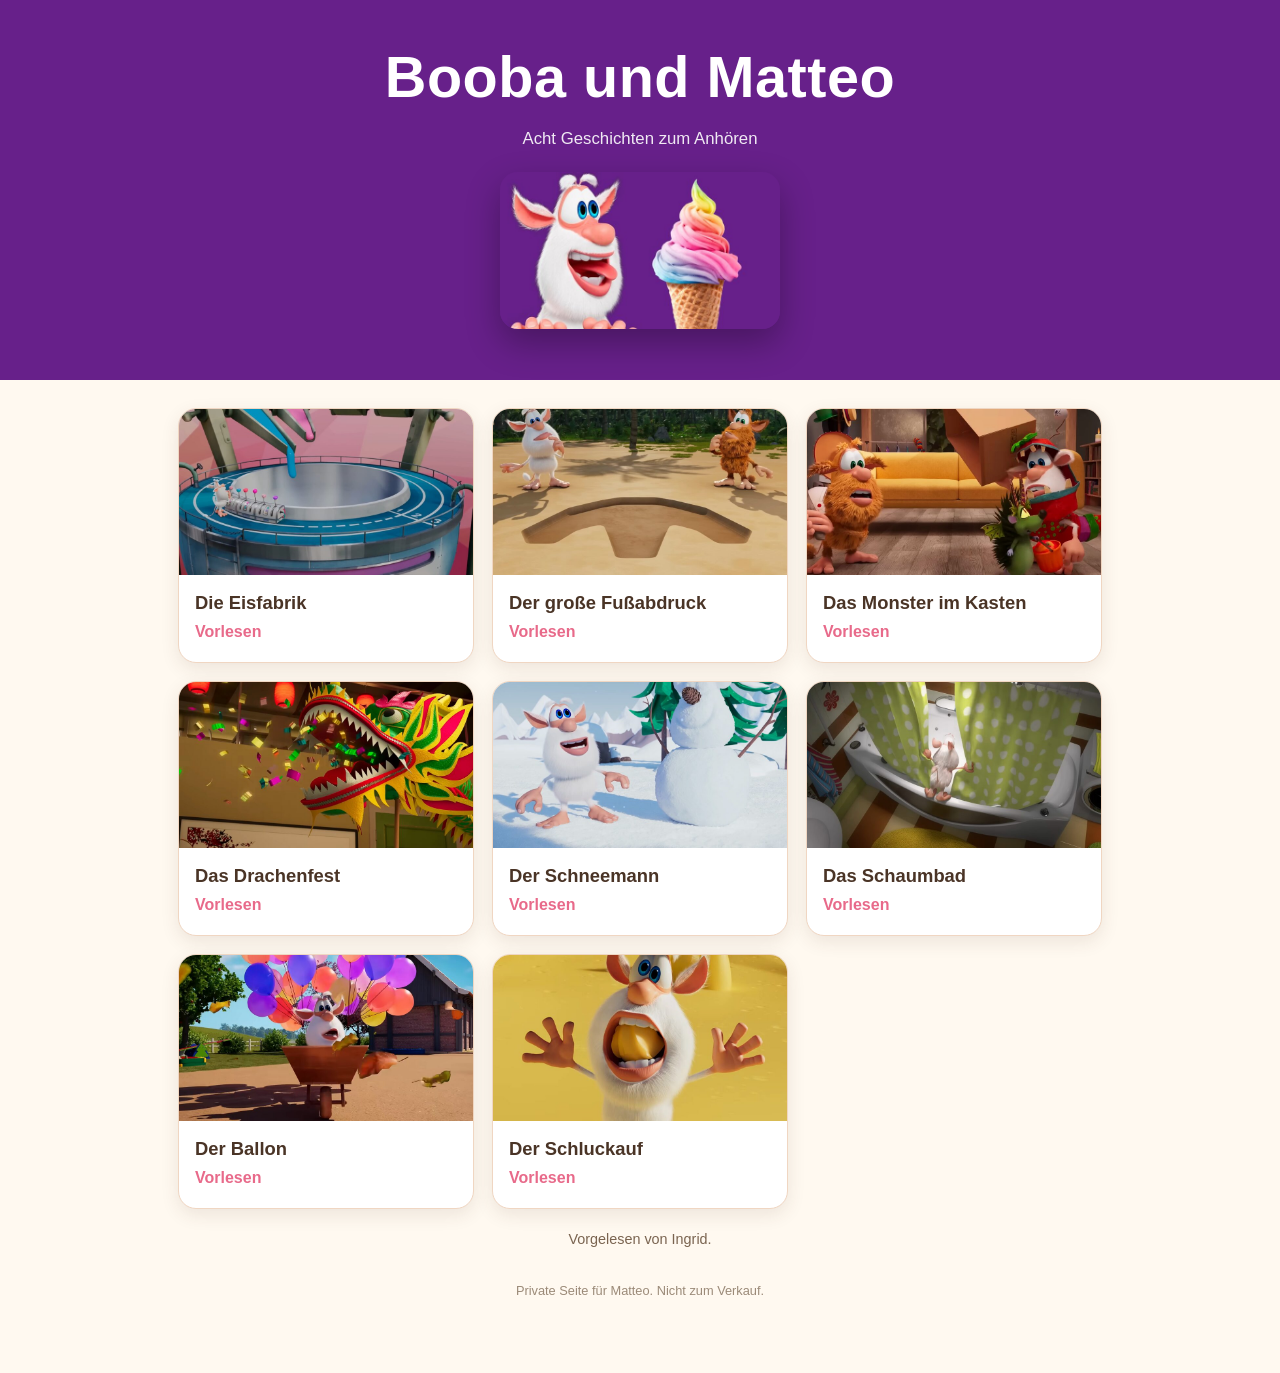
<file: index.html>
<!doctype html>
<html lang="de">
<head>
<meta charset="utf-8">
<meta name="viewport" content="width=device-width, initial-scale=1">
<meta name="robots" content="noindex,nofollow">
<title>Booba und Matteo</title>
<link rel="stylesheet" href="style.css">
</head>
<body>
<header class="hero">
  <h1>Booba und Matteo</h1>
  <p>Acht Geschichten zum Anhören</p>
  <img class="cover" src="images/cover.jpg" alt="Booba und Matteo">
</header>
<main class="container">
  <div class="grid">
    <a class="card" href="story1.html">
      <img src="images/story1.jpg" alt="Die Eisfabrik">
      <div class="body"><h2>Die Eisfabrik</h2><span>Vorlesen</span></div>
    </a>
    <a class="card" href="story2.html">
      <img src="images/story2.jpg" alt="Der große Fußabdruck">
      <div class="body"><h2>Der große Fußabdruck</h2><span>Vorlesen</span></div>
    </a>
    <a class="card" href="story3.html">
      <img src="images/story3.jpg" alt="Das Monster im Kasten">
      <div class="body"><h2>Das Monster im Kasten</h2><span>Vorlesen</span></div>
    </a>
    <a class="card" href="story4.html">
      <img src="images/story4.jpg" alt="Das Drachenfest">
      <div class="body"><h2>Das Drachenfest</h2><span>Vorlesen</span></div>
    </a>
    <a class="card" href="story5.html">
      <img src="images/story5.jpg" alt="Der Schneemann">
      <div class="body"><h2>Der Schneemann</h2><span>Vorlesen</span></div>
    </a>
    <a class="card" href="story6.html">
      <img src="images/story6.jpg" alt="Das Schaumbad">
      <div class="body"><h2>Das Schaumbad</h2><span>Vorlesen</span></div>
    </a>
    <a class="card" href="story7.html">
      <img src="images/story7.jpg" alt="Der Ballon">
      <div class="body"><h2>Der Ballon</h2><span>Vorlesen</span></div>
    </a>
    <a class="card" href="story8.html">
      <img src="images/story8.jpg" alt="Der Schluckauf">
      <div class="body"><h2>Der Schluckauf</h2><span>Vorlesen</span></div>
    </a>
  </div>
  <p class="note">Vorgelesen von Ingrid.</p>
  <p class="private">Private Seite für Matteo. Nicht zum Verkauf.</p>
</main>
</body>
</html>
</file>
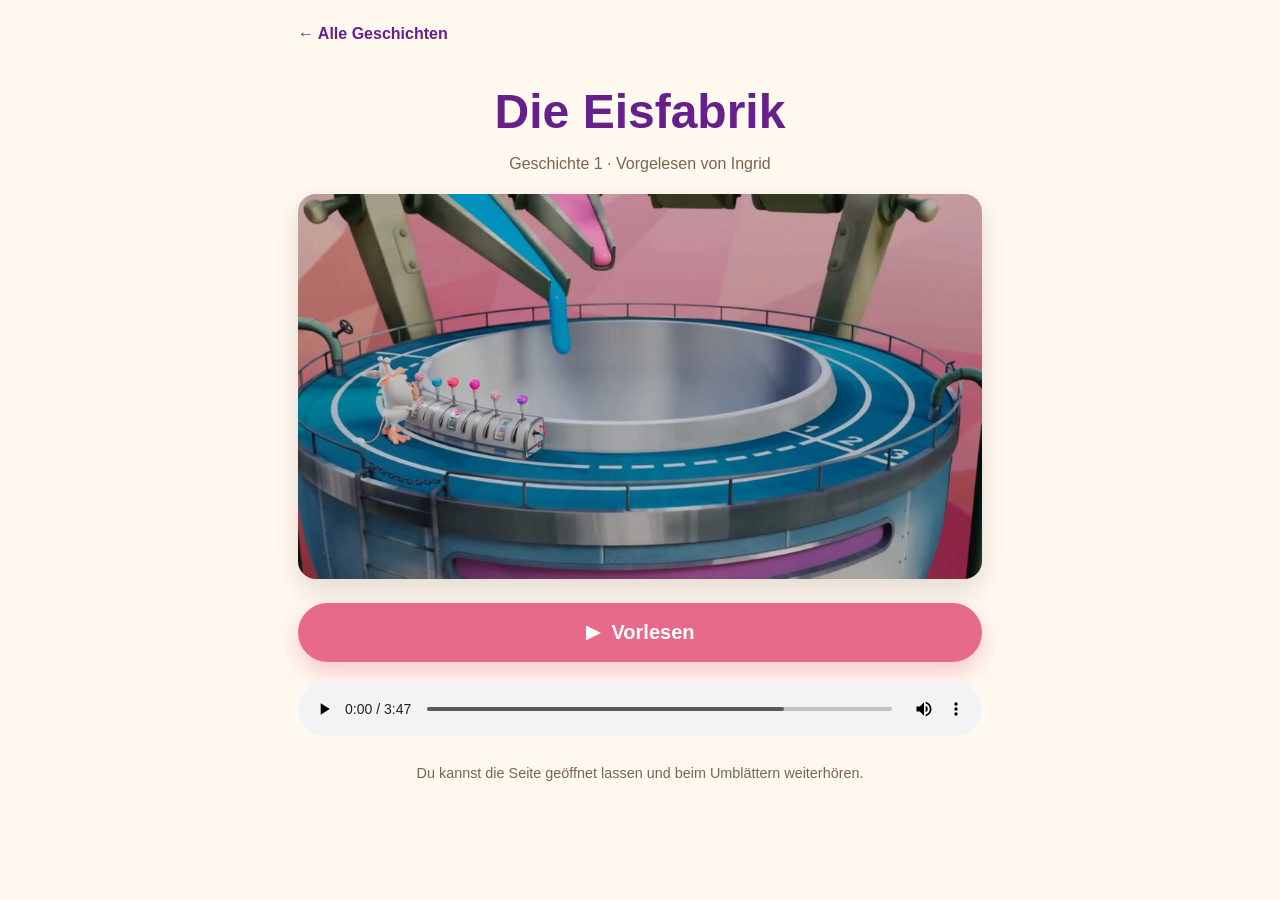
<file: story1.html>
<!doctype html>
<html lang="de">
<head>
<meta charset="utf-8">
<meta name="viewport" content="width=device-width, initial-scale=1">
<meta name="robots" content="noindex,nofollow">
<title>Die Eisfabrik | Booba und Matteo</title>
<link rel="stylesheet" href="style.css">
</head>
<body>
<main class="story">
  <a class="back" href="index.html">← Alle Geschichten</a>
  <h1>Die Eisfabrik</h1>
  <p class="byline">Geschichte 1 · Vorgelesen von Ingrid</p>
  <img src="images/story1.jpg" alt="Die Eisfabrik">
  <button class="play" id="play"><span class="icon">▶</span><span id="label">Vorlesen</span></button>
  <audio id="audio" src="audio/story1.mp3" preload="metadata" controls></audio>
  <p class="note">Du kannst die Seite geöffnet lassen und beim Umblättern weiterhören.</p>
</main>
<script>
const audio = document.getElementById('audio');
const button = document.getElementById('play');
const label = document.getElementById('label');
const icon = button.querySelector('.icon');
button.addEventListener('click', () => {
  if (audio.paused) { audio.play(); } else { audio.pause(); }
});
audio.addEventListener('play', () => { icon.textContent = '❚❚'; label.textContent = 'Pause'; });
audio.addEventListener('pause', () => { icon.textContent = '▶'; label.textContent = 'Weiter'; });
audio.addEventListener('ended', () => { icon.textContent = '▶'; label.textContent = 'Nochmal'; });
</script>
</body>
</html>
</file>
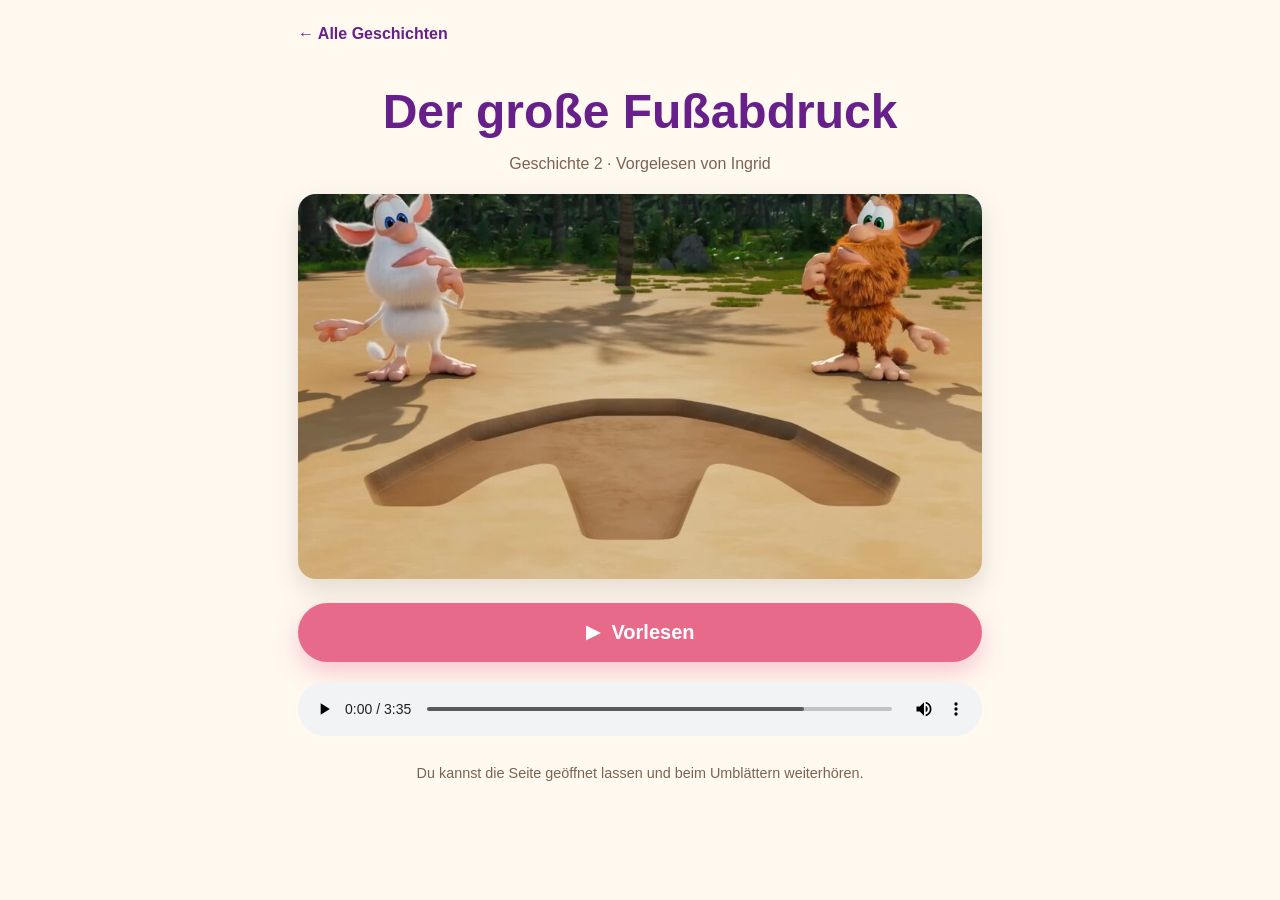
<file: story2.html>
<!doctype html>
<html lang="de">
<head>
<meta charset="utf-8">
<meta name="viewport" content="width=device-width, initial-scale=1">
<meta name="robots" content="noindex,nofollow">
<title>Der große Fußabdruck | Booba und Matteo</title>
<link rel="stylesheet" href="style.css">
</head>
<body>
<main class="story">
  <a class="back" href="index.html">← Alle Geschichten</a>
  <h1>Der große Fußabdruck</h1>
  <p class="byline">Geschichte 2 · Vorgelesen von Ingrid</p>
  <img src="images/story2.jpg" alt="Der große Fußabdruck">
  <button class="play" id="play"><span class="icon">▶</span><span id="label">Vorlesen</span></button>
  <audio id="audio" src="audio/story2.mp3" preload="metadata" controls></audio>
  <p class="note">Du kannst die Seite geöffnet lassen und beim Umblättern weiterhören.</p>
</main>
<script>
const audio = document.getElementById('audio');
const button = document.getElementById('play');
const label = document.getElementById('label');
const icon = button.querySelector('.icon');
button.addEventListener('click', () => {
  if (audio.paused) { audio.play(); } else { audio.pause(); }
});
audio.addEventListener('play', () => { icon.textContent = '❚❚'; label.textContent = 'Pause'; });
audio.addEventListener('pause', () => { icon.textContent = '▶'; label.textContent = 'Weiter'; });
audio.addEventListener('ended', () => { icon.textContent = '▶'; label.textContent = 'Nochmal'; });
</script>
</body>
</html>
</file>
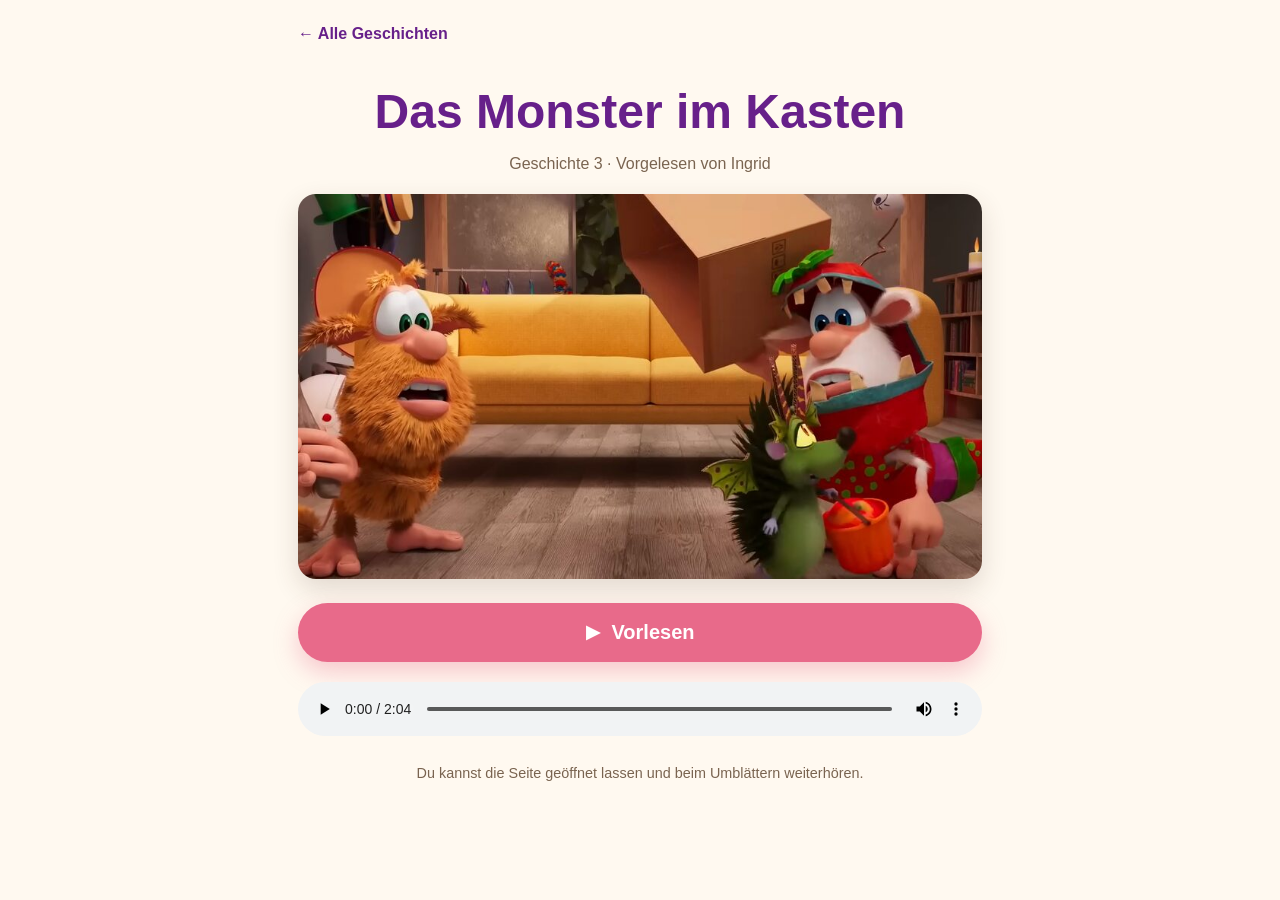
<file: story3.html>
<!doctype html>
<html lang="de">
<head>
<meta charset="utf-8">
<meta name="viewport" content="width=device-width, initial-scale=1">
<meta name="robots" content="noindex,nofollow">
<title>Das Monster im Kasten | Booba und Matteo</title>
<link rel="stylesheet" href="style.css">
</head>
<body>
<main class="story">
  <a class="back" href="index.html">← Alle Geschichten</a>
  <h1>Das Monster im Kasten</h1>
  <p class="byline">Geschichte 3 · Vorgelesen von Ingrid</p>
  <img src="images/story3.jpg" alt="Das Monster im Kasten">
  <button class="play" id="play"><span class="icon">▶</span><span id="label">Vorlesen</span></button>
  <audio id="audio" src="audio/story3.mp3" preload="metadata" controls></audio>
  <p class="note">Du kannst die Seite geöffnet lassen und beim Umblättern weiterhören.</p>
</main>
<script>
const audio = document.getElementById('audio');
const button = document.getElementById('play');
const label = document.getElementById('label');
const icon = button.querySelector('.icon');
button.addEventListener('click', () => {
  if (audio.paused) { audio.play(); } else { audio.pause(); }
});
audio.addEventListener('play', () => { icon.textContent = '❚❚'; label.textContent = 'Pause'; });
audio.addEventListener('pause', () => { icon.textContent = '▶'; label.textContent = 'Weiter'; });
audio.addEventListener('ended', () => { icon.textContent = '▶'; label.textContent = 'Nochmal'; });
</script>
</body>
</html>
</file>
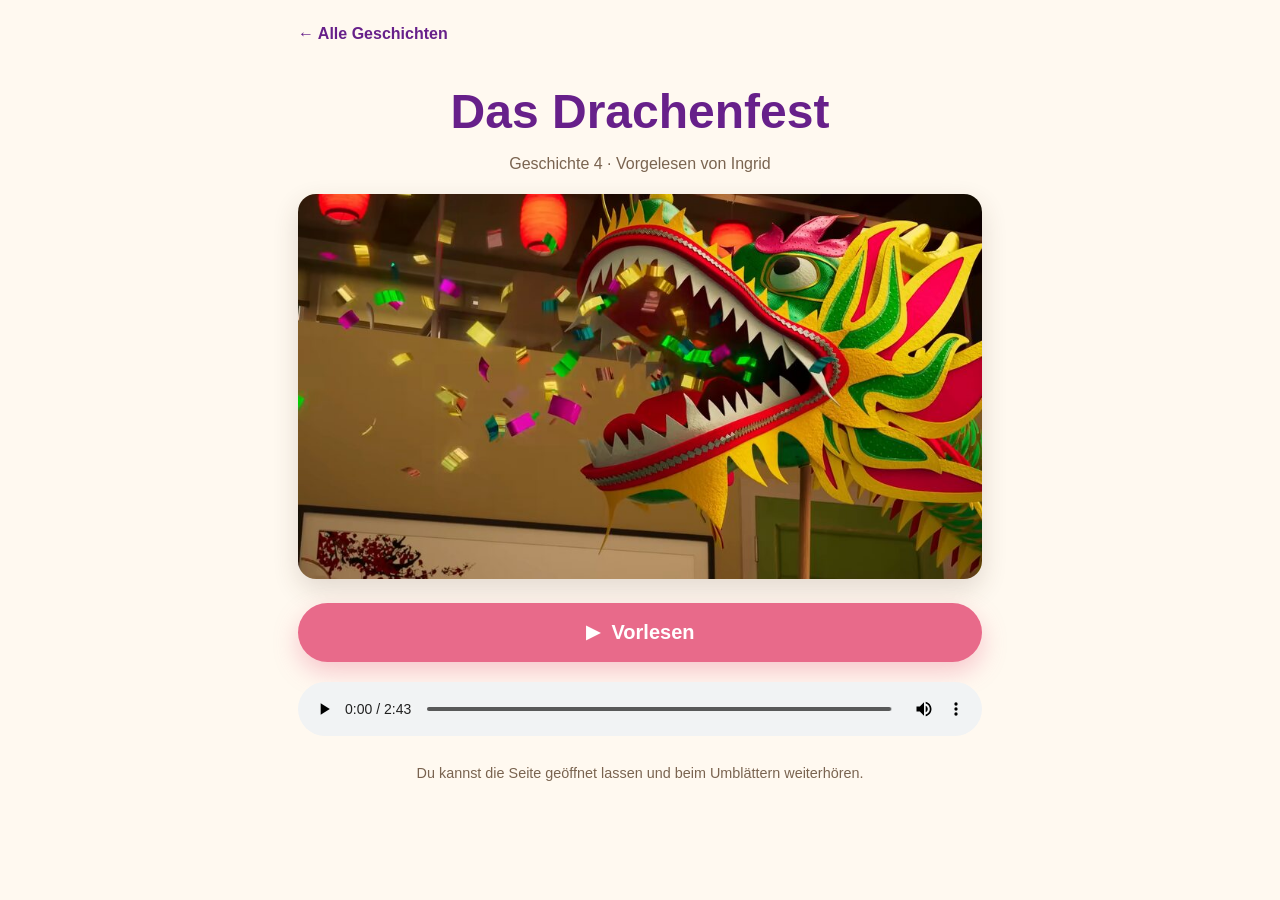
<file: story4.html>
<!doctype html>
<html lang="de">
<head>
<meta charset="utf-8">
<meta name="viewport" content="width=device-width, initial-scale=1">
<meta name="robots" content="noindex,nofollow">
<title>Das Drachenfest | Booba und Matteo</title>
<link rel="stylesheet" href="style.css">
</head>
<body>
<main class="story">
  <a class="back" href="index.html">← Alle Geschichten</a>
  <h1>Das Drachenfest</h1>
  <p class="byline">Geschichte 4 · Vorgelesen von Ingrid</p>
  <img src="images/story4.jpg" alt="Das Drachenfest">
  <button class="play" id="play"><span class="icon">▶</span><span id="label">Vorlesen</span></button>
  <audio id="audio" src="audio/story4.mp3" preload="metadata" controls></audio>
  <p class="note">Du kannst die Seite geöffnet lassen und beim Umblättern weiterhören.</p>
</main>
<script>
const audio = document.getElementById('audio');
const button = document.getElementById('play');
const label = document.getElementById('label');
const icon = button.querySelector('.icon');
button.addEventListener('click', () => {
  if (audio.paused) { audio.play(); } else { audio.pause(); }
});
audio.addEventListener('play', () => { icon.textContent = '❚❚'; label.textContent = 'Pause'; });
audio.addEventListener('pause', () => { icon.textContent = '▶'; label.textContent = 'Weiter'; });
audio.addEventListener('ended', () => { icon.textContent = '▶'; label.textContent = 'Nochmal'; });
</script>
</body>
</html>
</file>
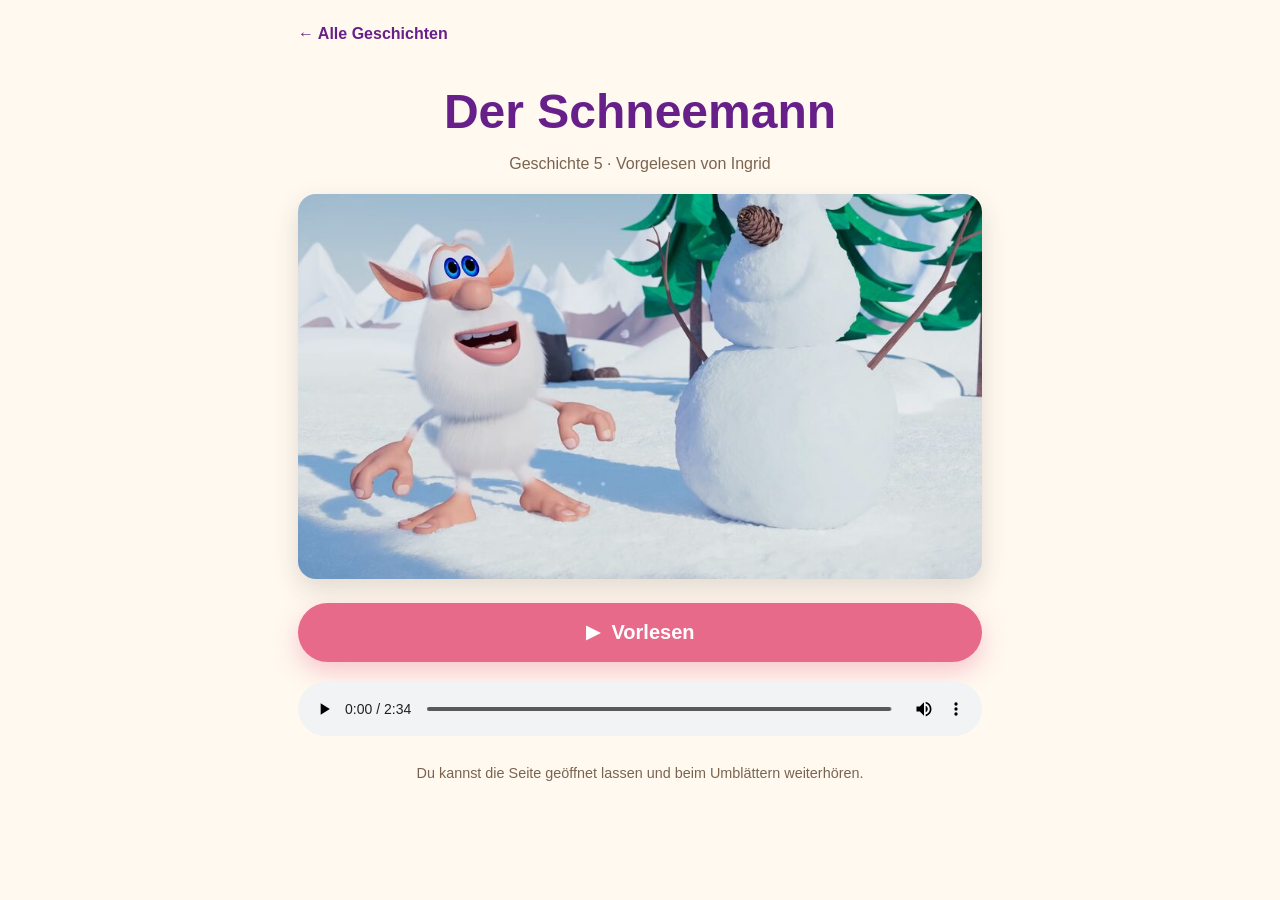
<file: story5.html>
<!doctype html>
<html lang="de">
<head>
<meta charset="utf-8">
<meta name="viewport" content="width=device-width, initial-scale=1">
<meta name="robots" content="noindex,nofollow">
<title>Der Schneemann | Booba und Matteo</title>
<link rel="stylesheet" href="style.css">
</head>
<body>
<main class="story">
  <a class="back" href="index.html">← Alle Geschichten</a>
  <h1>Der Schneemann</h1>
  <p class="byline">Geschichte 5 · Vorgelesen von Ingrid</p>
  <img src="images/story5.jpg" alt="Der Schneemann">
  <button class="play" id="play"><span class="icon">▶</span><span id="label">Vorlesen</span></button>
  <audio id="audio" src="audio/story5.mp3" preload="metadata" controls></audio>
  <p class="note">Du kannst die Seite geöffnet lassen und beim Umblättern weiterhören.</p>
</main>
<script>
const audio = document.getElementById('audio');
const button = document.getElementById('play');
const label = document.getElementById('label');
const icon = button.querySelector('.icon');
button.addEventListener('click', () => {
  if (audio.paused) { audio.play(); } else { audio.pause(); }
});
audio.addEventListener('play', () => { icon.textContent = '❚❚'; label.textContent = 'Pause'; });
audio.addEventListener('pause', () => { icon.textContent = '▶'; label.textContent = 'Weiter'; });
audio.addEventListener('ended', () => { icon.textContent = '▶'; label.textContent = 'Nochmal'; });
</script>
</body>
</html>
</file>
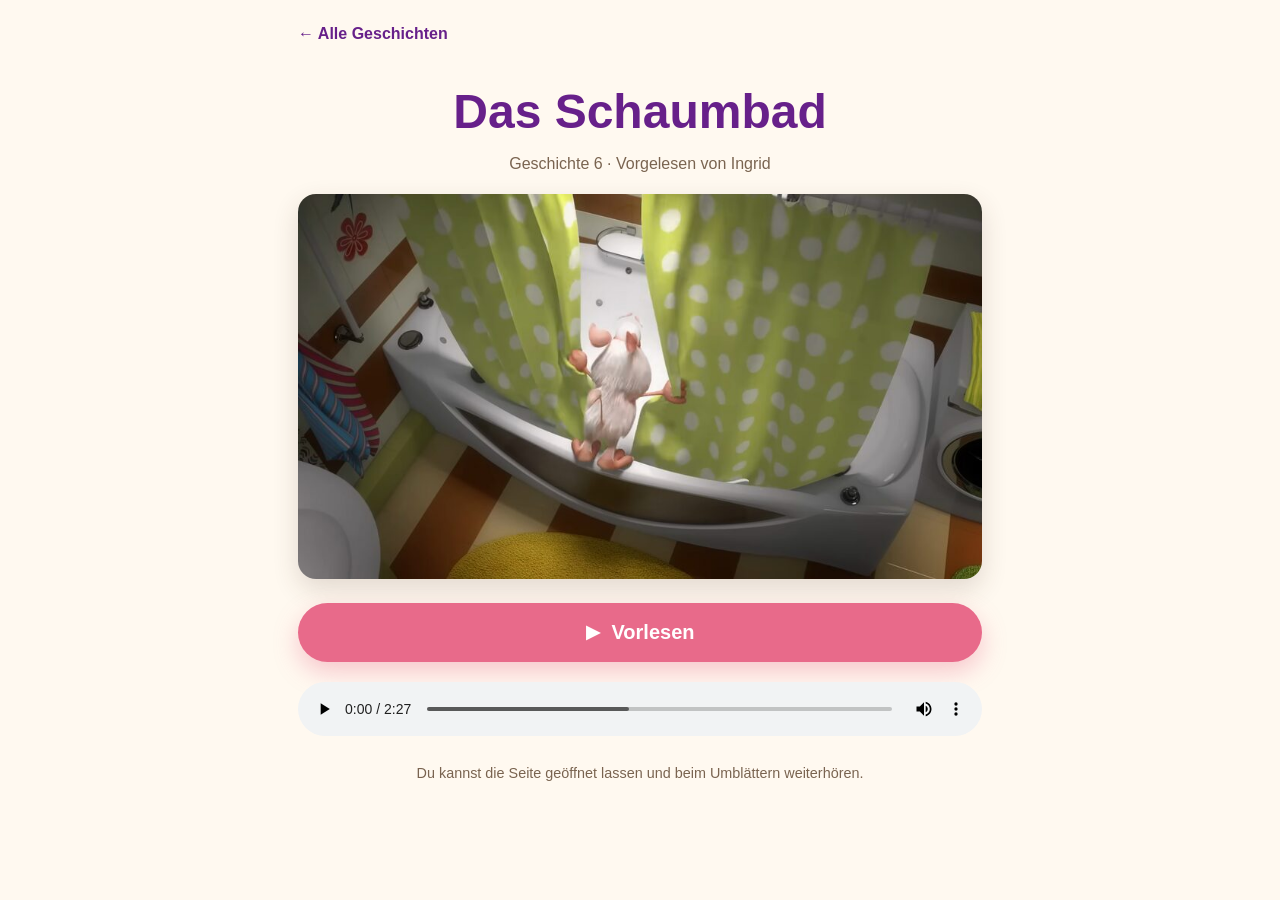
<file: story6.html>
<!doctype html>
<html lang="de">
<head>
<meta charset="utf-8">
<meta name="viewport" content="width=device-width, initial-scale=1">
<meta name="robots" content="noindex,nofollow">
<title>Das Schaumbad | Booba und Matteo</title>
<link rel="stylesheet" href="style.css">
</head>
<body>
<main class="story">
  <a class="back" href="index.html">← Alle Geschichten</a>
  <h1>Das Schaumbad</h1>
  <p class="byline">Geschichte 6 · Vorgelesen von Ingrid</p>
  <img src="images/story6.jpg" alt="Das Schaumbad">
  <button class="play" id="play"><span class="icon">▶</span><span id="label">Vorlesen</span></button>
  <audio id="audio" src="audio/story6.mp3" preload="metadata" controls></audio>
  <p class="note">Du kannst die Seite geöffnet lassen und beim Umblättern weiterhören.</p>
</main>
<script>
const audio = document.getElementById('audio');
const button = document.getElementById('play');
const label = document.getElementById('label');
const icon = button.querySelector('.icon');
button.addEventListener('click', () => {
  if (audio.paused) { audio.play(); } else { audio.pause(); }
});
audio.addEventListener('play', () => { icon.textContent = '❚❚'; label.textContent = 'Pause'; });
audio.addEventListener('pause', () => { icon.textContent = '▶'; label.textContent = 'Weiter'; });
audio.addEventListener('ended', () => { icon.textContent = '▶'; label.textContent = 'Nochmal'; });
</script>
</body>
</html>
</file>
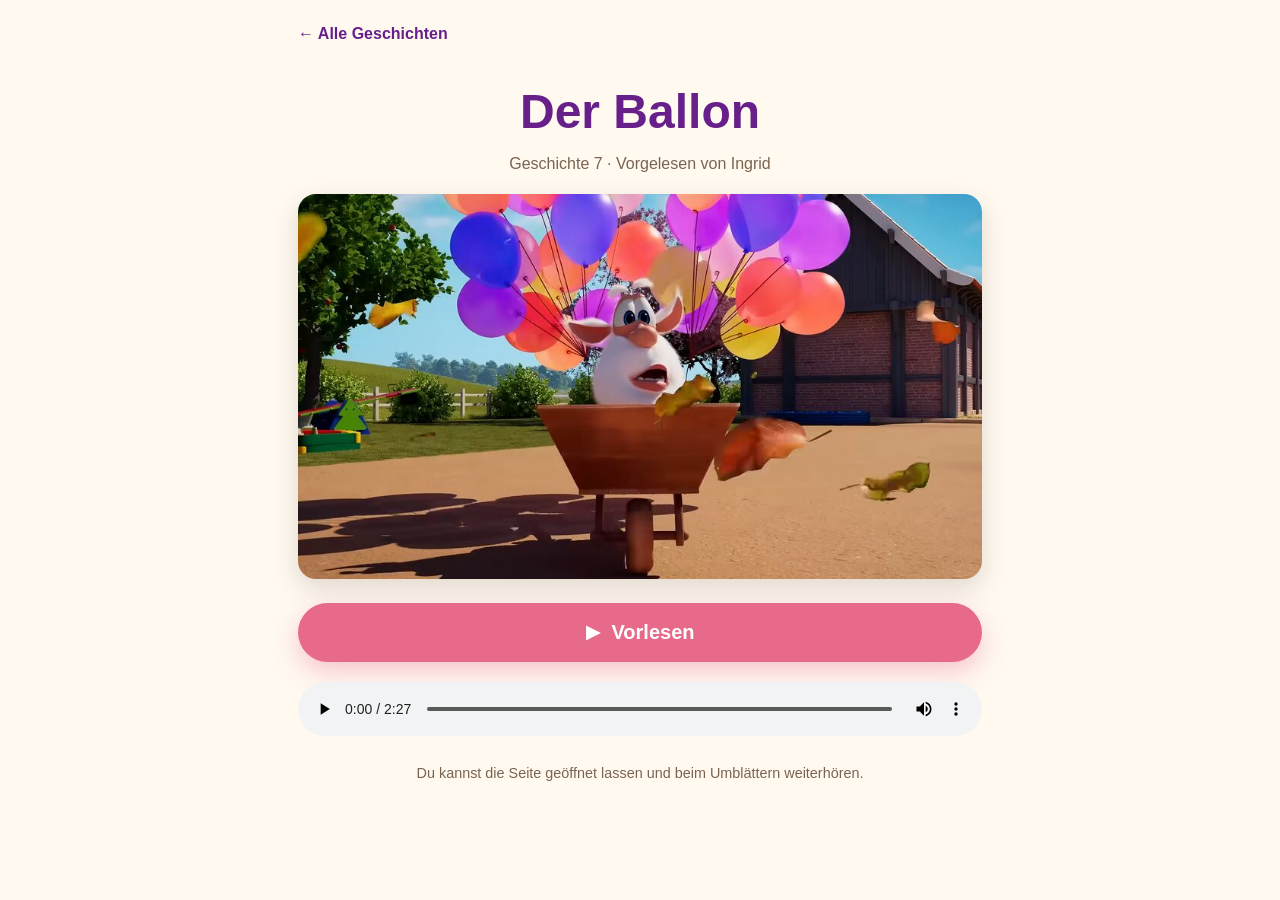
<file: story7.html>
<!doctype html>
<html lang="de">
<head>
<meta charset="utf-8">
<meta name="viewport" content="width=device-width, initial-scale=1">
<meta name="robots" content="noindex,nofollow">
<title>Der Ballon | Booba und Matteo</title>
<link rel="stylesheet" href="style.css">
</head>
<body>
<main class="story">
  <a class="back" href="index.html">← Alle Geschichten</a>
  <h1>Der Ballon</h1>
  <p class="byline">Geschichte 7 · Vorgelesen von Ingrid</p>
  <img src="images/story7.jpg" alt="Der Ballon">
  <button class="play" id="play"><span class="icon">▶</span><span id="label">Vorlesen</span></button>
  <audio id="audio" src="audio/story7.mp3" preload="metadata" controls></audio>
  <p class="note">Du kannst die Seite geöffnet lassen und beim Umblättern weiterhören.</p>
</main>
<script>
const audio = document.getElementById('audio');
const button = document.getElementById('play');
const label = document.getElementById('label');
const icon = button.querySelector('.icon');
button.addEventListener('click', () => {
  if (audio.paused) { audio.play(); } else { audio.pause(); }
});
audio.addEventListener('play', () => { icon.textContent = '❚❚'; label.textContent = 'Pause'; });
audio.addEventListener('pause', () => { icon.textContent = '▶'; label.textContent = 'Weiter'; });
audio.addEventListener('ended', () => { icon.textContent = '▶'; label.textContent = 'Nochmal'; });
</script>
</body>
</html>
</file>
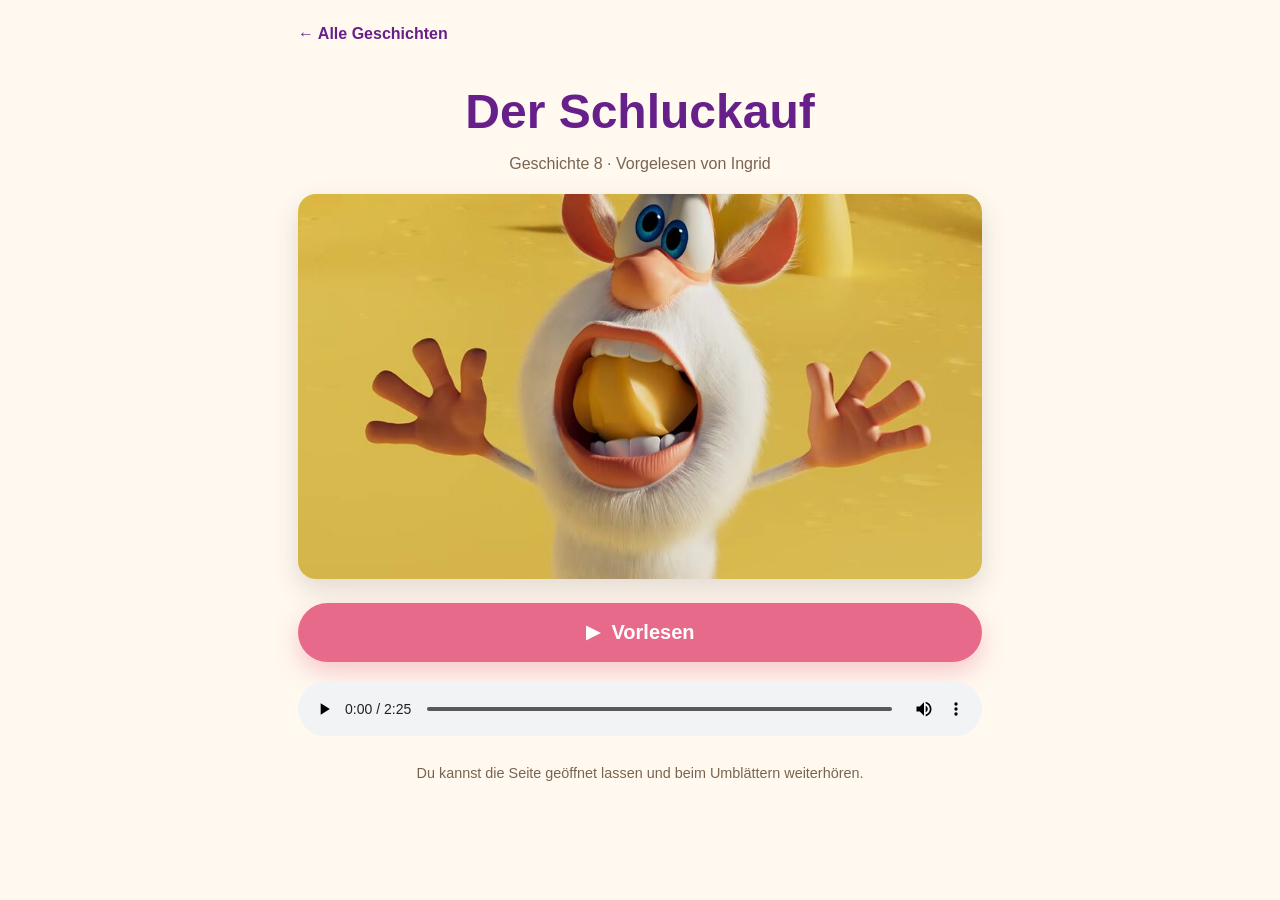
<file: story8.html>
<!doctype html>
<html lang="de">
<head>
<meta charset="utf-8">
<meta name="viewport" content="width=device-width, initial-scale=1">
<meta name="robots" content="noindex,nofollow">
<title>Der Schluckauf | Booba und Matteo</title>
<link rel="stylesheet" href="style.css">
</head>
<body>
<main class="story">
  <a class="back" href="index.html">← Alle Geschichten</a>
  <h1>Der Schluckauf</h1>
  <p class="byline">Geschichte 8 · Vorgelesen von Ingrid</p>
  <img src="images/story8.jpg" alt="Der Schluckauf">
  <button class="play" id="play"><span class="icon">▶</span><span id="label">Vorlesen</span></button>
  <audio id="audio" src="audio/story8.mp3" preload="metadata" controls></audio>
  <p class="note">Du kannst die Seite geöffnet lassen und beim Umblättern weiterhören.</p>
</main>
<script>
const audio = document.getElementById('audio');
const button = document.getElementById('play');
const label = document.getElementById('label');
const icon = button.querySelector('.icon');
button.addEventListener('click', () => {
  if (audio.paused) { audio.play(); } else { audio.pause(); }
});
audio.addEventListener('play', () => { icon.textContent = '❚❚'; label.textContent = 'Pause'; });
audio.addEventListener('pause', () => { icon.textContent = '▶'; label.textContent = 'Weiter'; });
audio.addEventListener('ended', () => { icon.textContent = '▶'; label.textContent = 'Nochmal'; });
</script>
</body>
</html>
</file>
<file: style.css>
:root { --purple:#67208A; --purple-dark:#4A1668; --cream:#FFF9F0; --peach:#FBE6D6; --pink:#E86A8A; --brown:#4A3426; --butter:#F6C95C; }
* { box-sizing: border-box; }
html { -webkit-text-size-adjust: 100%; }
body { margin:0; background:var(--cream); color:var(--brown); font-family:-apple-system, BlinkMacSystemFont, "Segoe UI", sans-serif; line-height:1.5; }
.hero { background:var(--purple); color:#fff; text-align:center; padding:34px 20px 44px; }
.hero h1 { font-family:"Chalkboard SE", "Comic Sans MS", "Arial Rounded MT Bold", sans-serif; font-size:clamp(2.4rem, 9vw, 3.6rem); margin:0 0 6px; letter-spacing:.5px; }
.hero p { margin:0; opacity:.9; font-size:1.05rem; }
.cover { width:min(70%, 280px); border-radius:18px; margin-top:20px; box-shadow:0 14px 34px rgba(0,0,0,.3); }
.container { max-width:960px; margin:0 auto; padding:28px 18px 60px; }
.grid { display:grid; grid-template-columns:repeat(auto-fit, minmax(220px, 1fr)); gap:18px; }
.card { display:block; background:#fff; border-radius:18px; overflow:hidden; text-decoration:none; color:var(--brown); box-shadow:0 6px 18px rgba(74,52,38,.1); border:1px solid #F0D6C2; transition:transform .15s ease; }
.card:active { transform:scale(.98); }
.card img { width:100%; aspect-ratio:16/9; object-fit:cover; display:block; }
.card .body { padding:14px 16px 18px; }
.card h2 { margin:0 0 4px; font-size:1.15rem; }
.card span { color:var(--pink); font-weight:700; }
.story { max-width:720px; margin:0 auto; padding:22px 18px 60px; }
.story h1 { font-family:"Chalkboard SE", "Comic Sans MS", "Arial Rounded MT Bold", sans-serif; text-align:center; color:var(--purple); font-size:clamp(1.9rem, 7vw, 3rem); margin:16px 0 4px; }
.story .byline { text-align:center; color:#7A6450; margin:0 0 18px; }
.story img { width:100%; border-radius:18px; display:block; box-shadow:0 10px 26px rgba(74,52,38,.16); }
.play { display:flex; align-items:center; justify-content:center; gap:12px; width:100%; margin:24px 0 12px; padding:18px 20px; border:none; border-radius:999px; background:var(--pink); color:#fff; font-size:1.25rem; font-weight:700; cursor:pointer; box-shadow:0 10px 24px rgba(232,106,138,.35); }
.play .icon { font-size:1.1rem; }
audio { width:100%; margin-top:8px; }
.back { display:inline-block; margin-bottom:14px; color:var(--purple); text-decoration:none; font-weight:600; }
.note { font-size:.9rem; color:#7A6450; text-align:center; margin-top:20px; }
.private { font-size:.8rem; color:#9B8A78; text-align:center; margin-top:30px; }
@media (max-width:480px) { .hero { padding:26px 16px 34px; } .container { padding:20px 14px 44px; } .story { padding:16px 14px 44px; } }
</file>
